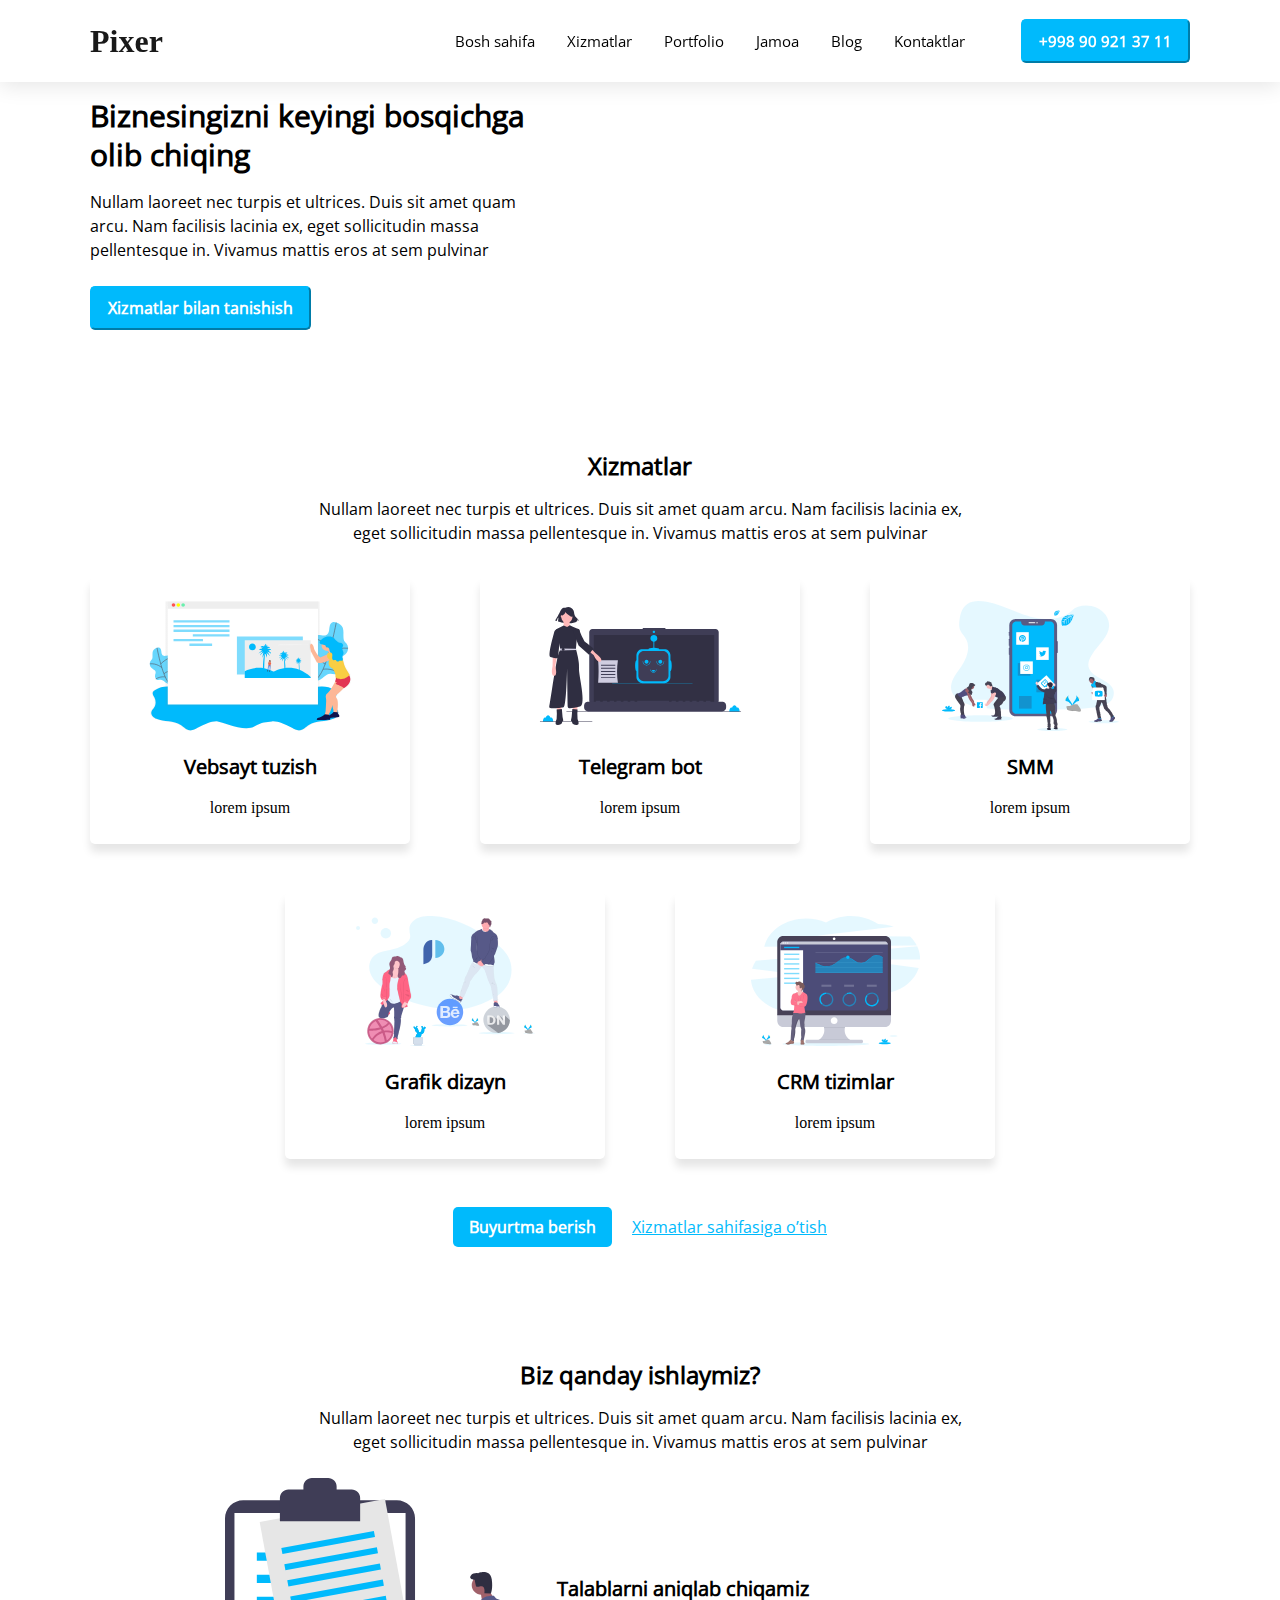
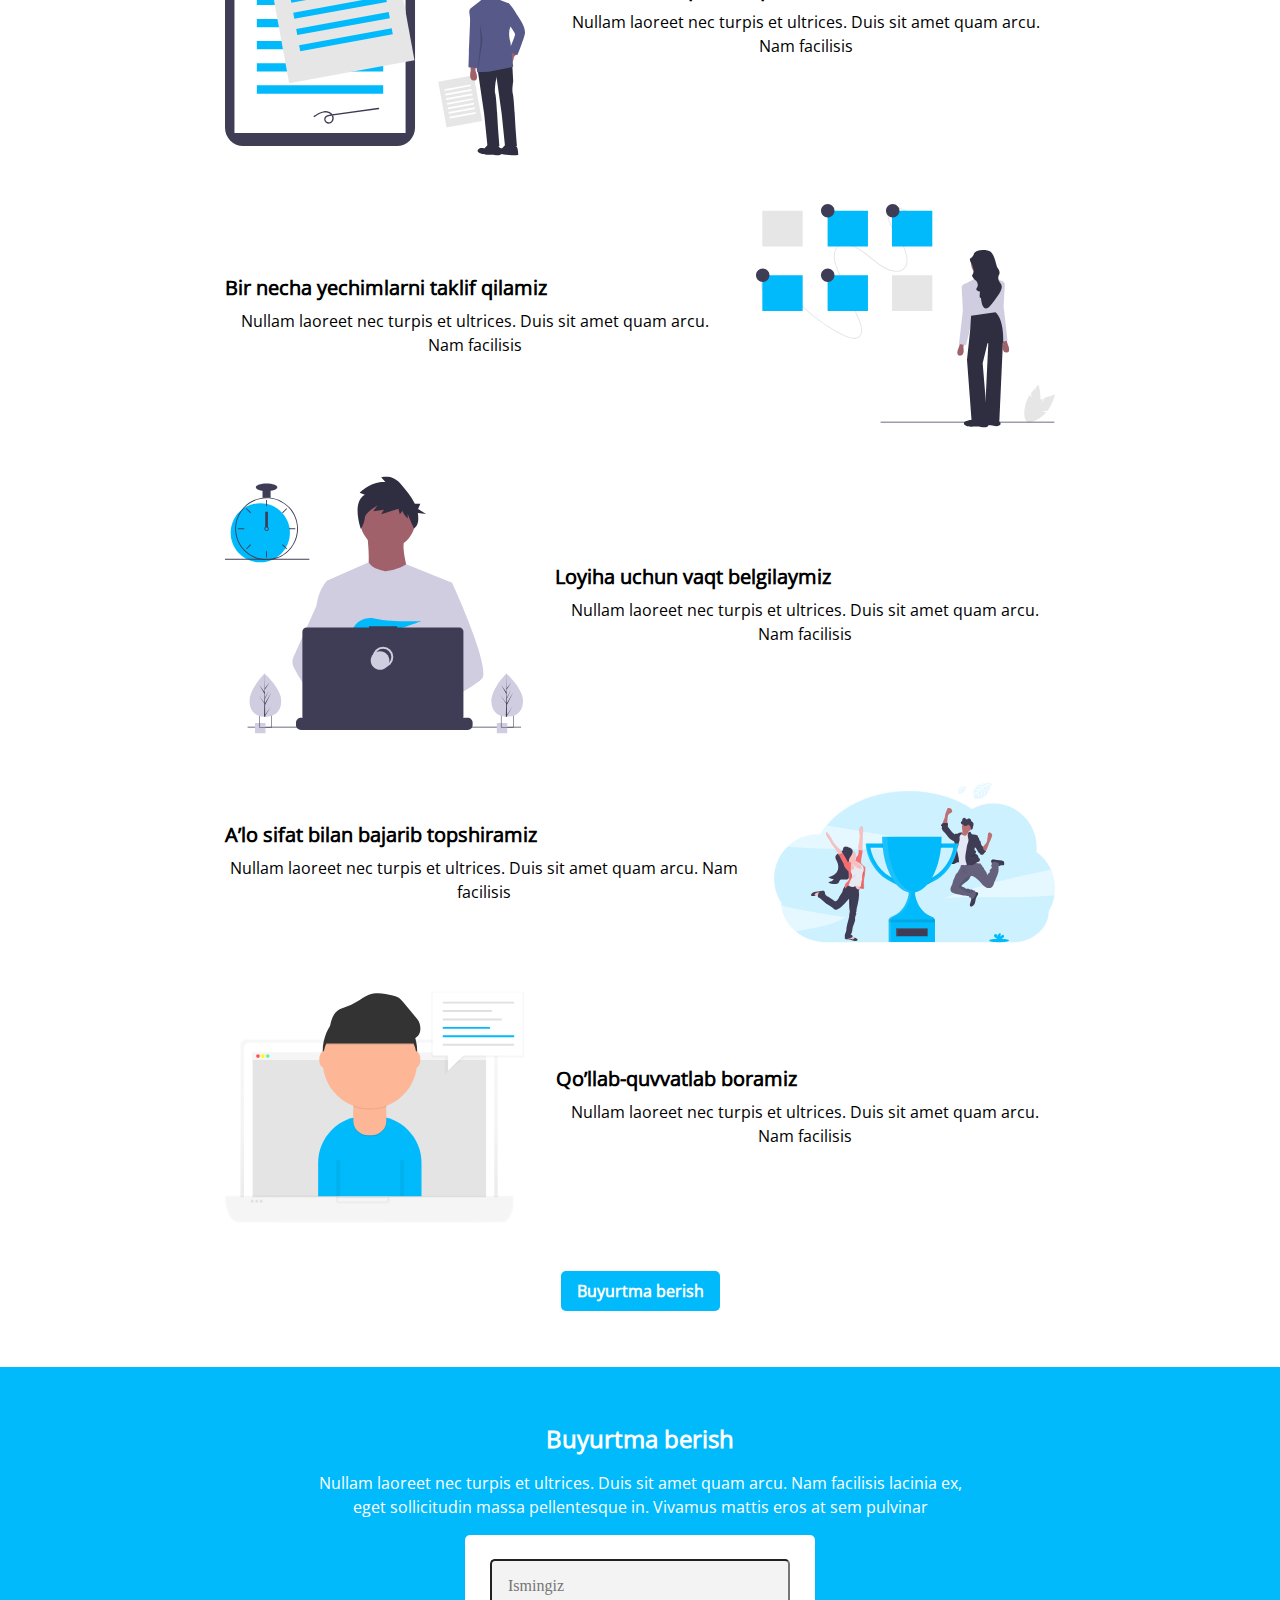
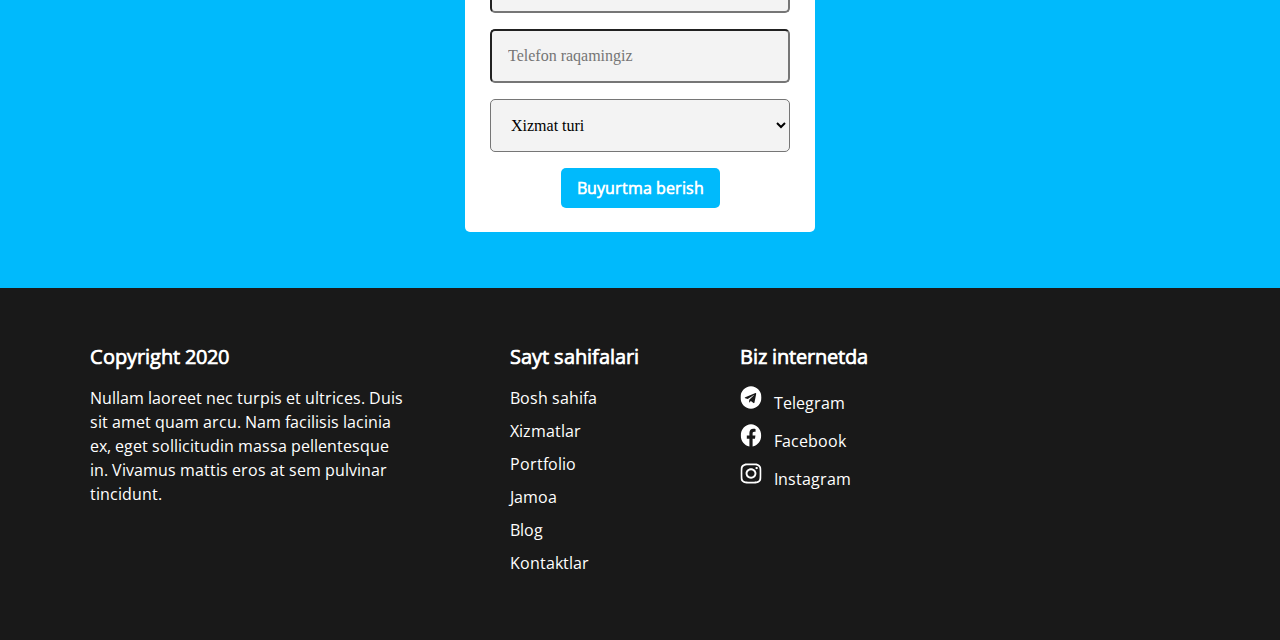
<file: index.html>
<!DOCTYPE html>
<html lang="uz">
  <head>
    <meta charset="UTF-8" />
    <meta http-equiv="X-UA-Compatible" content="IE=edge" />
    <meta name="viewport" content="width=device-width, initial-scale=1.0" />
    <title>Pixer Website</title>
    <link rel="stylesheet" href="./css/style.min.css" />
    <link rel="stylesheet" href="./css/normalize.css" />
    <link rel="stylesheet" href="./css/style.css" />
  </head>
  <body>
    <!-- HEADER -->
    <header class="header">
      <div class="container header-container">
        <h1 class="logo">Pixer</h1>
        <div class="navbar">
          <ul class="nav-list">
            <li class="nav-item">
              <a class="nav-link" href="">Bosh sahifa</a>
            </li>
            <li class="nav-item">
              <a class="nav-link" target="blank" href="./pages/xizmatlar.html">
                Xizmatlar</a
              >
            </li>
            <li class="nav-item">
              <a class="nav-link" href="">Portfolio</a>
            </li>
            <li class="nav-item">
              <a class="nav-link" href="">Jamoa</a>
            </li>
            <li class="nav-item">
              <a class="nav-link" href="">Blog</a>
            </li>
            <li class="nav-item">
              <a class="nav-link" href="">Kontaktlar</a>
            </li>
          </ul>
          <button class="nav-btn">
            <a class="nav-tel" href="tel:+998909213711">+998 90 921 37 11</a>
          </button>
        </div>
      </div>
    </header>
    <main>
      <section class="hero">
        <div class="hero-container container">
          <div class="hero-table">
            <h2 class="hero-title">
              Biznesingizni keyingi bosqichga olib chiqing
            </h2>
            <p class="hero-text">
              Nullam laoreet nec turpis et ultrices. Duis sit amet quam arcu.
              Nam facilisis lacinia ex, eget sollicitudin massa pellentesque in.
              Vivamus mattis eros at sem pulvinar
            </p>
            <button class="hero-btn">Xizmatlar bilan tanishish</button>
          </div>
          <div>
            <iframe
              class="youtube"
              width="458"
              height="258"
              src="https://www.youtube.com/embed/6_pru8U2RmM"
              title="YouTube video player"
              frameborder="0"
              allow="accelerometer; autoplay; clipboard-write; encrypted-media; gyroscope; picture-in-picture"
              allowfullscreen
            ></iframe>
          </div>
        </div>
      </section>
      <section class="services">
        <div class="container services-container">
          <div class="services-table">
            <h2 class="services-title">Xizmatlar</h2>
            <p class="services-text">
              Nullam laoreet nec turpis et ultrices. Duis sit amet quam arcu.
              Nam facilisis lacinia ex, eget sollicitudin massa pellentesque in.
              Vivamus mattis eros at sem pulvinar
            </p>
          </div>
          <div class="services-wrappers">
            <ul class="services-wrappers-list">
              <li class="services-item">
                <img
                  class="services-wrappers-img"
                  src="./images/website-tuzish.svg"
                  alt=""
                  width="203"
                  height="130"
                />
                <h3 class="services-wrappers-title">Vebsayt tuzish</h3>
                <p class="services-wrrapers-text">lorem ipsum</p>
              </li>
              <li class="services-item">
                <img
                  class="services-wrappers-img"
                  src="./images/telegram-bot.svg"
                  alt=""
                  width="203"
                  height="130"
                />
                <h3 class="services-wrappers-title">Telegram bot</h3>
                <p class="services-wrrapers-text">lorem ipsum</p>
              </li>
              <li class="services-item">
                <img
                  class="services-wrappers-img"
                  src="./images/smm.svg"
                  alt=""
                  width="203"
                  height="130"
                />
                <h3 class="services-wrappers-title">SMM</h3>
                <p class="services-wrrapers-text">lorem ipsum</p>
              </li>
              <li class="services-item">
                <img
                  class="services-wrappers-img"
                  src="./images/design.svg"
                  alt=""
                  width="203"
                  height="130"
                />
                <h3 class="services-wrappers-title">Grafik dizayn</h3>
                <p class="services-wrrapers-text">lorem ipsum</p>
              </li>
              <li class="services-item">
                <img
                  class="services-wrappers-img"
                  src="./images/crm-tizimlar.svg"
                  alt=""
                  width="203"
                  height="130"
                />
                <h3 class="services-wrappers-title">CRM tizimlar</h3>
                <p class="services-wrrapers-text">lorem ipsum</p>
              </li>
            </ul>
          </div>
          <div>
            <button class="services-btn">Buyurtma berish</button>
            <a class="services-link" href="">Xizmatlar sahifasiga o’tish</a>
          </div>
        </div>
      </section>

      <section class="work">
        <div class="work-container container">
          <div>
            <h3 class="work-title">Biz qanday ishlaymiz?</h3>
            <p class="work-text">
              Nullam laoreet nec turpis et ultrices. Duis sit amet quam arcu.
              Nam facilisis lacinia ex, eget sollicitudin massa pellentesque in.
              Vivamus mattis eros at sem pulvinar
            </p>
          </div>

          <div class="work-wrappers">
            <div class="work-wrappers-step">
              <img
                class="work-img"
                src="./images/step-illlustration.svg"
                alt=""
                width="300"
                height="278"
              />
              <div>
                <h3 class="work-wrappers-title">Talablarni aniqlab chiqamiz</h3>
                <p class="work-wrappers-text">
                  Nullam laoreet nec turpis et ultrices. Duis sit amet quam
                  arcu. Nam facilisis
                </p>
              </div>
            </div>
            <div class="work-wrappers-step">
              <div>
                <h3 class="work-wrappers-title">
                  Bir necha yechimlarni taklif qilamiz
                </h3>
                <p class="work-wrappers-text">
                  Nullam laoreet nec turpis et ultrices. Duis sit amet quam
                  arcu. Nam facilisis
                </p>
              </div>

              <img
                class="work-img"
                src="./images/step-illlustration (1).svg"
                alt=""
                width="300"
                height="224"
              />
            </div>
            <div class="work-wrappers-step">
              <img
                class="work-img"
                src="./images/step-illustration 2.svg"
                alt=""
                width="300"
                height="258"
              />
              <div>
                <h3 class="work-wrappers-title">
                  Loyiha uchun vaqt belgilaymiz
                </h3>
                <p class="work-wrappers-text">
                  Nullam laoreet nec turpis et ultrices. Duis sit amet quam
                  arcu. Nam facilisis
                </p>
              </div>
            </div>
            <div class="work-wrappers-step">
              <div>
                <h3 class="work-wrappers-title">
                  A’lo sifat bilan bajarib topshiramiz
                </h3>
                <p class="work-wrappers-text">
                  Nullam laoreet nec turpis et ultrices. Duis sit amet quam
                  arcu. Nam facilisis
                </p>
              </div>
              <img
                class="work-img"
                src="./images/step-illustration3.svg"
                alt=""
                width="300"
                height="161"
              />
            </div>
            <div class="work-wrappers-step">
              <img
                class="work-img"
                src="./images/step-illustration4.svg"
                alt=""
                width="300"
                height="232"
              />
              <div>
                <h3 class="work-wrappers-title">Qo’llab-quvvatlab boramiz</h3>
                <p class="work-wrappers-text">
                  Nullam laoreet nec turpis et ultrices. Duis sit amet quam
                  arcu. Nam facilisis
                </p>
              </div>
            </div>
          </div>
          <button class="work-btn">Buyurtma berish</button>
        </div>
      </section>
      <section class="buyurtma">
        <div class="container buyurtma-container">
          <button class="buyurtma-btn">Buyurtma berish</button>
          <p class="buyurtma-text">
            Nullam laoreet nec turpis et ultrices. Duis sit amet quam arcu. Nam
            facilisis lacinia ex, eget sollicitudin massa pellentesque in.
            Vivamus mattis eros at sem pulvinar
          </p>
          <div class="login">
            <form action="#">
              <div>
                <input
                  class="input"
                  type="text"
                  id="username"
                  name="username"
                  placeholder="Ismingiz"
                  required
                  autocomplete="off"
                />
              </div>
              <div>
                <input
                  class="input"
                  type="text"
                  id="telephone number"
                  name="telephone number"
                  id=" telephone"
                  placeholder="Telefon raqamingiz"
                  required
                  autocomplete="off"
                />
              </div>
              <div>
                <select class="input" name="xizmat turi" id="xizmat turi">
                  <option value="">Xizmat turi</option>
                </select>
              </div>
              <button class="login-btn">Buyurtma berish</button>
            </form>
          </div>
        </div>
      </section>
    </main>

    <!-- FOOTER -->

    <footer class="footer">
      <div class="container footer-container">
        <div class="footer-table">
          <h3 class="footer-title">Copyright 2020</h3>
          <p class="footer-text">
            Nullam laoreet nec turpis et ultrices. Duis sit amet quam arcu. Nam
            facilisis lacinia ex, eget sollicitudin massa pellentesque in.
            Vivamus mattis eros at sem pulvinar tincidunt.
          </p>
        </div>
        <ul class="footer-nav-list">
          <h3 class="footer-nav-title">Sayt sahifalari</h3>
          <li class="footer-nav-item">
            <a class="footer-nav-link" href="">Bosh sahifa</a>
          </li>
          <li class="footer-nav-item">
            <a
              class="footer-nav-link"
              target="blank"
              href="./pages/xizmatlar.html"
              >Xizmatlar</a
            >
          </li>
          <li class="footer-nav-item">
            <a class="footer-nav-link" href="">Portfolio</a>
          </li>
          <li class="footer-nav-item">
            <a class="footer-nav-link" href="">Jamoa</a>
          </li>
          <li class="footer-nav-item">
            <a class="footer-nav-link" href="">Blog</a>
          </li>
          <li class="footer-nav-item">
            <a class="footer-nav-link" href="">Kontaktlar</a>
          </li>
        </ul>
        <ul class="footer-messenger-list">
          <h3 class="footer-messenger-title">Biz internetda</h3>
          <li class="footer-messenger-item">
            <img
              class="footer-messenger-icon"
              src="./images/telegram.svg"
              alt=""
              width="22"
              height="23"
            />
            <a class="footer-messenger-link" href="">Telegram</a>
          </li>
          <li class="footer-messenger-item">
            <img
              class="footer-messenger-icon"
              src="./images/facebook.svg"
              alt=""
              width="22"
              height="23"
            />
            <a class="footer-messenger-link" href="">Facebook</a>
          </li>
          <li class="footer-messenger-item">
            <img
              class="footer-messenger-icon"
              src="./images/instagram.svg"
              alt=""
              width="22"
              height="23"
            />
            <a class="footer-messenger-link" href="">Instagram</a>
          </li>
        </ul>
      </div>
    </footer>
  </body>
</html>
</file>
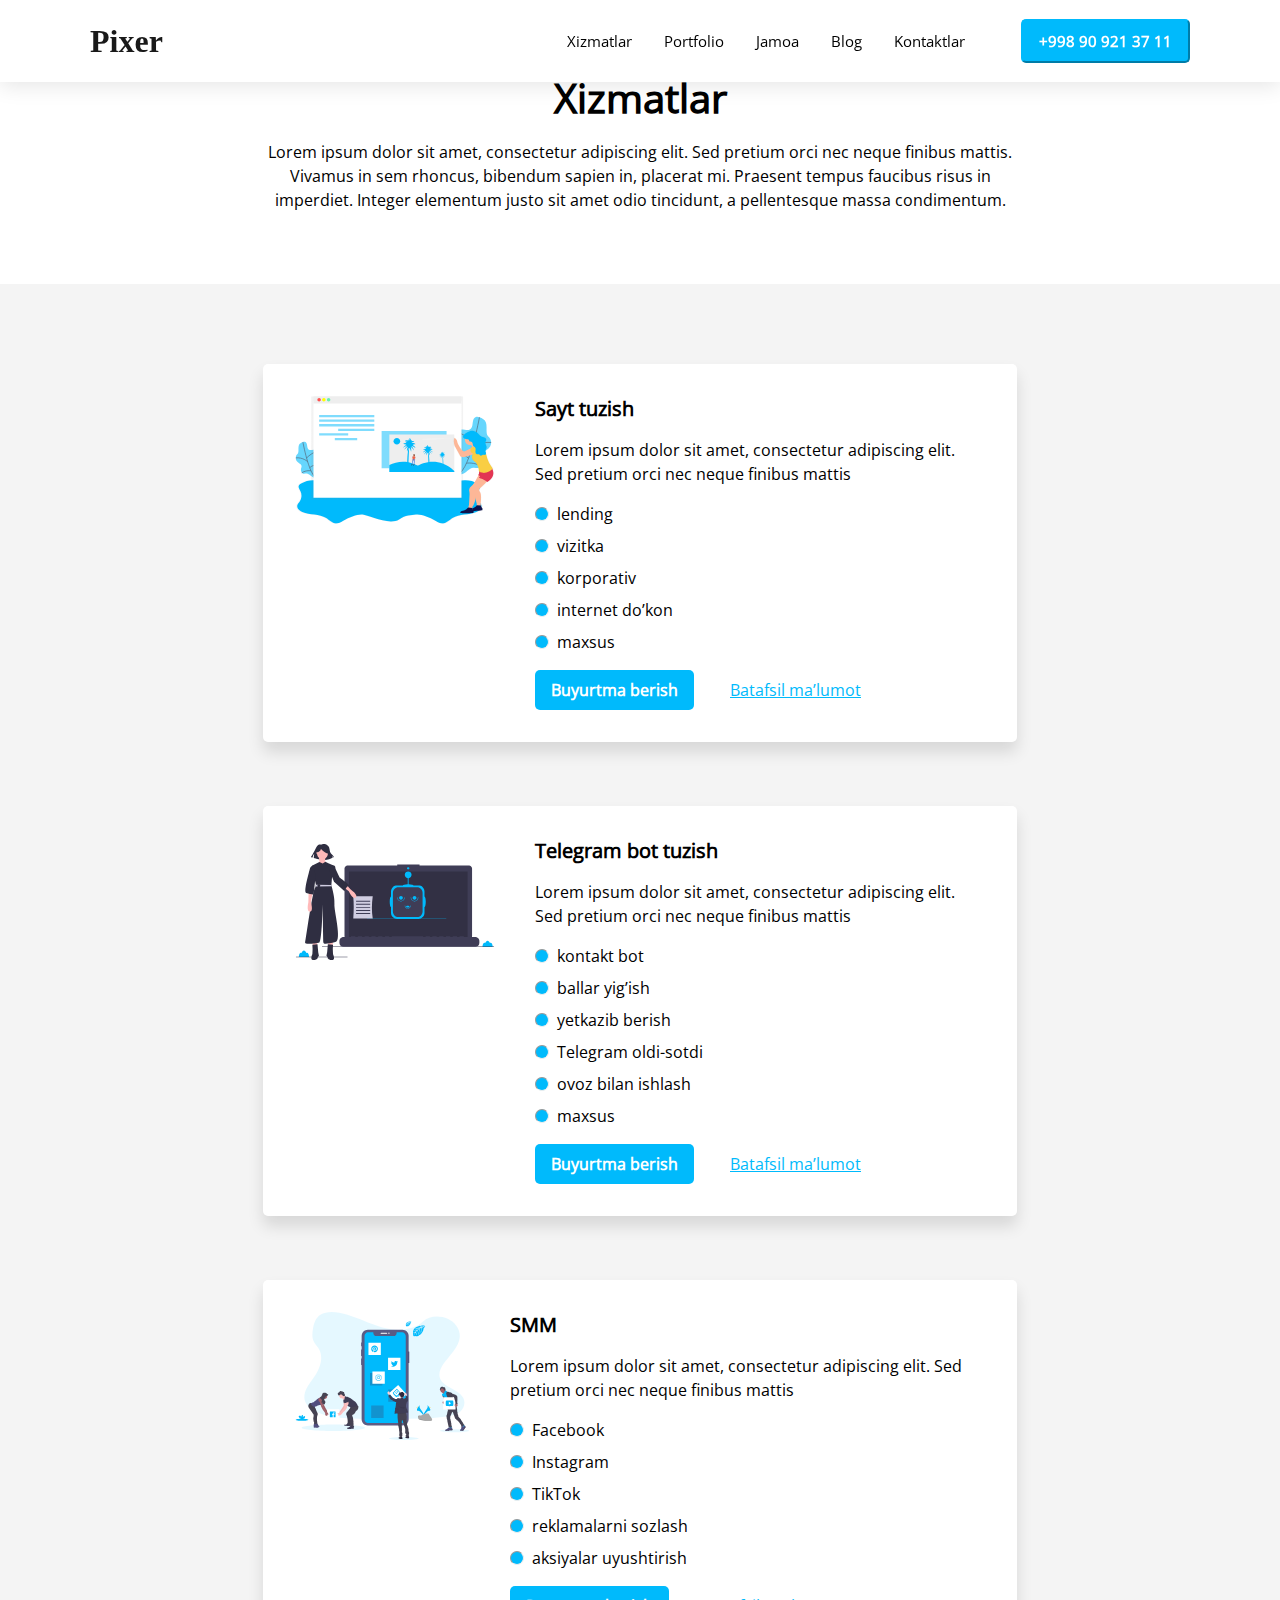
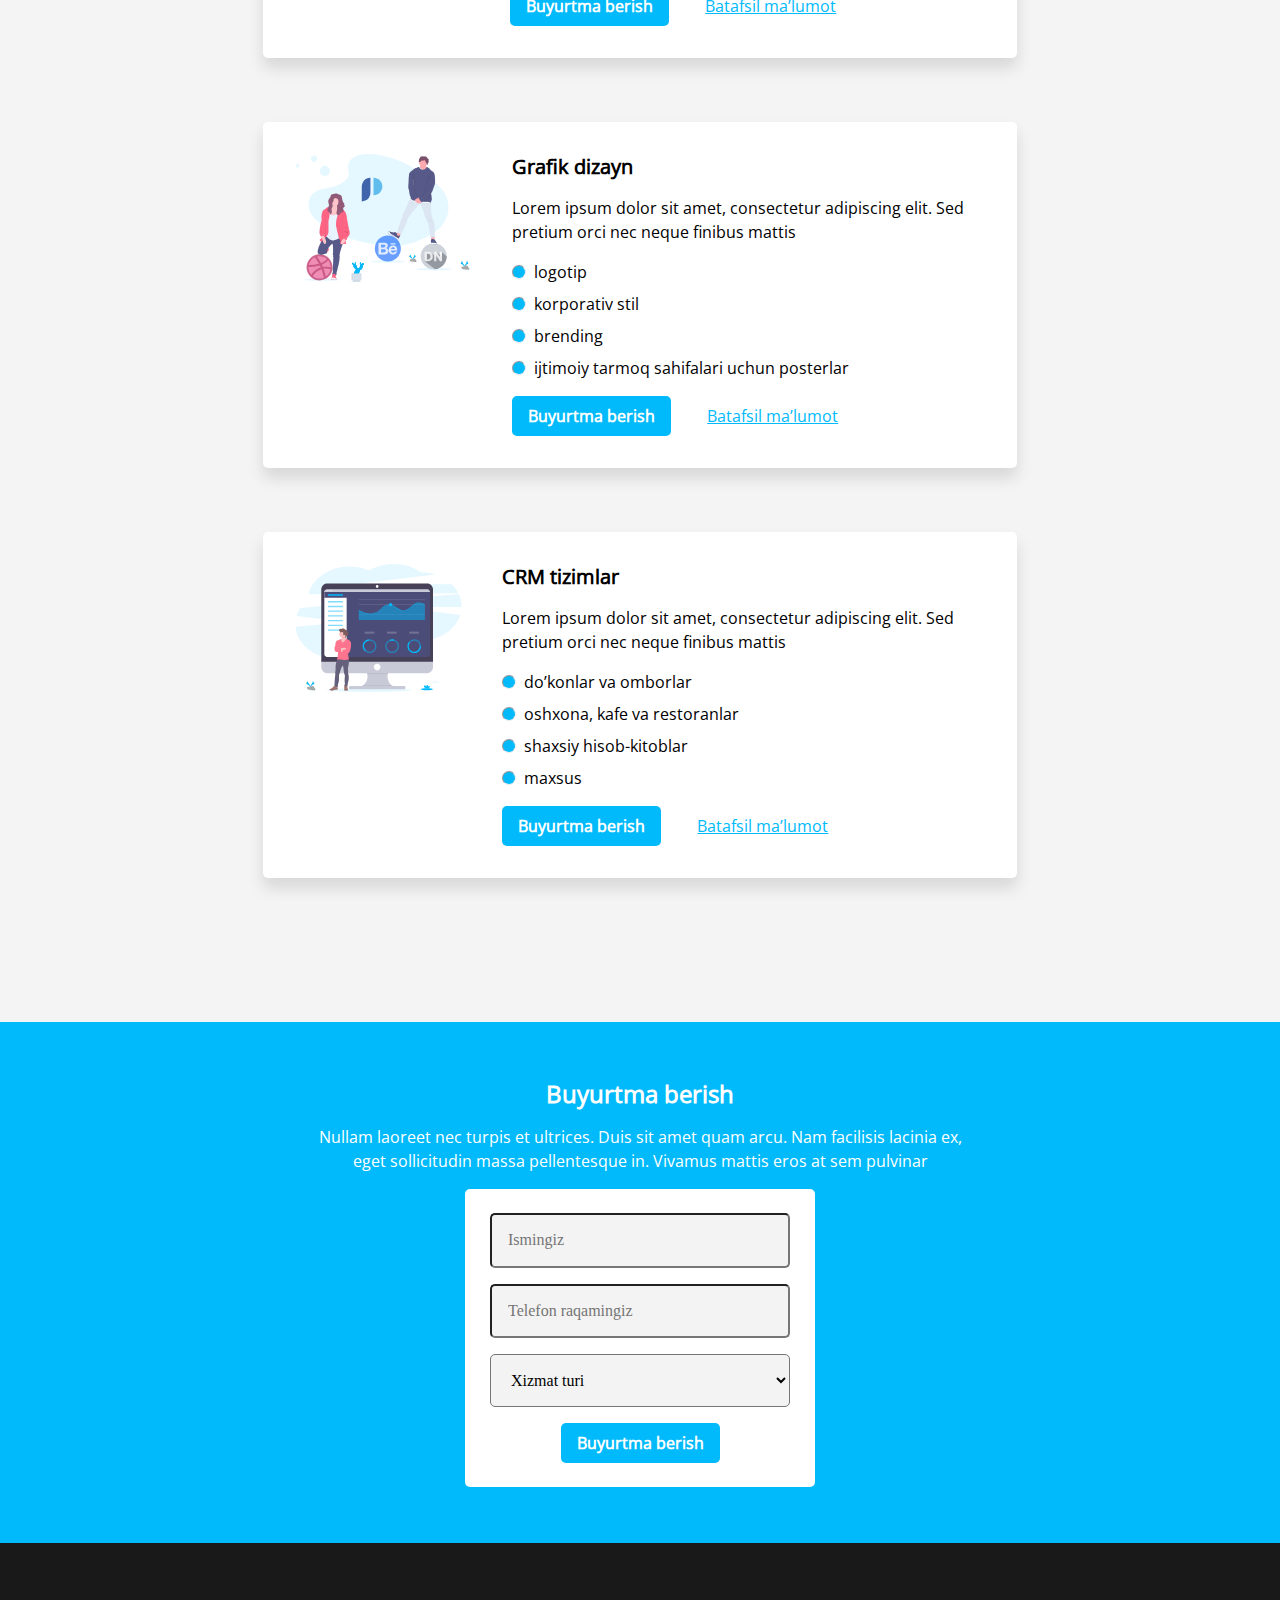
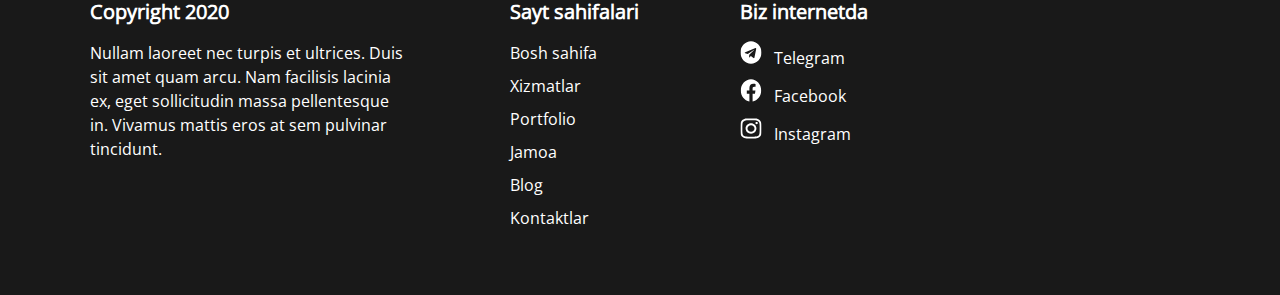
<file: pages/xizmatlar.html>
<!DOCTYPE html>
<html lang="uz">
  <head>
    <meta charset="UTF-8" />
    <meta http-equiv="X-UA-Compatible" content="IE=edge" />
    <meta name="viewport" content="width=device-width, initial-scale=1.0" />
    <title>Pixer Website</title>
    <link rel="stylesheet" href="../css/style.min.css" />
    <link rel="stylesheet" href="../css/normalize.css" />
    <link rel="stylesheet" href="../css/style.css" />
  </head>
  <body>
    <!-- HEADER -->
    <header class="header">
      <div class="container header-container">
        <h1 class="logo">Pixer</h1>
        <div class="navbar">
          <ul class="nav-list">
            <li class="nav-item">
              <a class="nav-link" target="blank" href="../pages/xizmatlar.html">
                Xizmatlar</a
              >
            </li>
            <li class="nav-item">
              <a class="nav-link" href="">Portfolio</a>
            </li>
            <li class="nav-item">
              <a class="nav-link" href="">Jamoa</a>
            </li>
            <li class="nav-item">
              <a class="nav-link" href="">Blog</a>
            </li>
            <li class="nav-item">
              <a class="nav-link" href="">Kontaktlar</a>
            </li>
          </ul>
          <button class="nav-btn">
            <a class="nav-tel" href="tel:+998909213711">+998 90 921 37 11</a>
          </button>
        </div>
      </div>
    </header>
    <main>
      <section class="hero-services">
        <div class="container hero-services-wrrapers">
          <h1 class="hero-services-title">Xizmatlar</h1>
          <p class="hero-services-text">
            Lorem ipsum dolor sit amet, consectetur adipiscing elit. Sed pretium
            orci nec neque finibus mattis. Vivamus in sem rhoncus, bibendum
            sapien in, placerat mi. Praesent tempus faucibus risus in imperdiet.
            Integer elementum justo sit amet odio tincidunt, a pellentesque
            massa condimentum.
          </p>
        </div>
      </section>
      <section class="xizmatlar-bilan-tanishish">
        <div class="container xizmatlar-tanishish-container">
          <div class="xizmatlar-tanishish-wrappers">
            <img
              src="../images/website-tuzish.svg"
              alt=""
              width="200"
              height="128"
            />
            <ul class="xizmatlar-tanishish">
              <h3 class="xizmatlar-tanishish-title">Sayt tuzish</h3>

              <p class="xizmatlar-tanishish-text">
                Lorem ipsum dolor sit amet, consectetur adipiscing elit. Sed
                pretium orci nec neque finibus mattis
              </p>

              <li class="xizmatlar-item">
                <hr class="xizmat-hr" />
                <a class="xizmatlar-link" href="">lending</a>
              </li>
              <li class="xizmatlar-item">
                <hr class="xizmat-hr" />
                <a class="xizmatlar-link" href="">vizitka</a>
              </li>
              <li class="xizmatlar-item">
                <hr class="xizmat-hr" />
                <a class="xizmatlar-link" href="">korporativ</a>
              </li>
              <li class="xizmatlar-item">
                <hr class="xizmat-hr" />
                <a class="xizmatlar-link" href="">internet do’kon</a>
              </li>
              <li class="xizmatlar-item">
                <hr class="xizmat-hr" />
                <a class="xizmatlar-link" href="">maxsus</a>
              </li>
              <div class="btn-buyurtma">
                <button class="xizmatlar-btn">Buyurtma berish</button>
                <a class="xizmatlar-malumot" href="#">Batafsil ma’lumot</a>
              </div>
            </ul>
          </div>

          <div class="xizmatlar-tanishish-wrappers">
            <img
              src="../images/telegram-bot.svg"
              alt=""
              width="200"
              height="128"
            />
            <ul class="xizmatlar-tanishish">
              <h3 class="xizmatlar-tanishish-title">Telegram bot tuzish</h3>

              <p class="xizmatlar-tanishish-text">
                Lorem ipsum dolor sit amet, consectetur adipiscing elit. Sed
                pretium orci nec neque finibus mattis
              </p>

              <li class="xizmatlar-item">
                <hr class="xizmat-hr" />
                <a class="xizmatlar-link" href="">kontakt bot</a>
              </li>
              <li class="xizmatlar-item">
                <hr class="xizmat-hr" />
                <a class="xizmatlar-link" href="">ballar yig’ish</a>
              </li>
              <li class="xizmatlar-item">
                <hr class="xizmat-hr" />
                <a class="xizmatlar-link" href="">yetkazib berish</a>
              </li>
              <li class="xizmatlar-item">
                <hr class="xizmat-hr" />
                <a class="xizmatlar-link" href="">Telegram oldi-sotdi</a>
              </li>
              <li class="xizmatlar-item">
                <hr class="xizmat-hr" />
                <a class="xizmatlar-link" href="">ovoz bilan ishlash</a>
              </li>
              <li class="xizmatlar-item">
                <hr class="xizmat-hr" />
                <a class="xizmatlar-link" href="">maxsus</a>
              </li>
              <div class="btn-buyurtma">
                <button class="xizmatlar-btn">Buyurtma berish</button>
                <a class="xizmatlar-malumot" href="#">Batafsil ma’lumot</a>
              </div>
            </ul>
          </div>

          <div class="xizmatlar-tanishish-wrappers">
            <img src="../images/smm.svg" alt="" width="200" height="128" />
            <ul class="xizmatlar-tanishish">
              <h3 class="xizmatlar-tanishish-title">SMM</h3>

              <p class="xizmatlar-tanishish-text">
                Lorem ipsum dolor sit amet, consectetur adipiscing elit. Sed
                pretium orci nec neque finibus mattis
              </p>

              <li class="xizmatlar-item">
                <hr class="xizmat-hr" />
                <a class="xizmatlar-link" href="">Facebook</a>
              </li>
              <li class="xizmatlar-item">
                <hr class="xizmat-hr" />
                <a class="xizmatlar-link" href="">Instagram</a>
              </li>
              <li class="xizmatlar-item">
                <hr class="xizmat-hr" />
                <a class="xizmatlar-link" href="">TikTok</a>
              </li>
              <li class="xizmatlar-item">
                <hr class="xizmat-hr" />
                <a class="xizmatlar-link" href="">reklamalarni sozlash</a>
              </li>
              <li class="xizmatlar-item">
                <hr class="xizmat-hr" />
                <a class="xizmatlar-link" href="">aksiyalar uyushtirish</a>
              </li>
              <div class="btn-buyurtma">
                <button class="xizmatlar-btn">Buyurtma berish</button>
                <a class="xizmatlar-malumot" href="#">Batafsil ma’lumot</a>
              </div>
            </ul>
          </div>

          <div class="xizmatlar-tanishish-wrappers">
            <img src="../images/design.svg" alt="" width="200" height="128" />
            <ul class="xizmatlar-tanishish">
              <h3 class="xizmatlar-tanishish-title">Grafik dizayn</h3>

              <p class="xizmatlar-tanishish-text">
                Lorem ipsum dolor sit amet, consectetur adipiscing elit. Sed
                pretium orci nec neque finibus mattis
              </p>

              <li class="xizmatlar-item">
                <hr class="xizmat-hr" />
                <a class="xizmatlar-link" href="">logotip</a>
              </li>
              <li class="xizmatlar-item">
                <hr class="xizmat-hr" />
                <a class="xizmatlar-link" href="">korporativ stil</a>
              </li>
              <li class="xizmatlar-item">
                <hr class="xizmat-hr" />
                <a class="xizmatlar-link" href="">brending</a>
              </li>
              <li class="xizmatlar-item">
                <hr class="xizmat-hr" />
                <a class="xizmatlar-link" href=""
                  >ijtimoiy tarmoq sahifalari uchun posterlar</a
                >
              </li>

              <div class="btn-buyurtma">
                <button class="xizmatlar-btn">Buyurtma berish</button>
                <a class="xizmatlar-malumot" href="#">Batafsil ma’lumot</a>
              </div>
            </ul>
          </div>

          <div class="xizmatlar-tanishish-wrappers">
            <img
              src="../images/crm-tizimlar.svg"
              alt=""
              width="200"
              height="128"
            />
            <ul class="xizmatlar-tanishish">
              <h3 class="xizmatlar-tanishish-title">CRM tizimlar</h3>

              <p class="xizmatlar-tanishish-text">
                Lorem ipsum dolor sit amet, consectetur adipiscing elit. Sed
                pretium orci nec neque finibus mattis
              </p>

              <li class="xizmatlar-item">
                <hr class="xizmat-hr" />
                <a class="xizmatlar-link" href="">do’konlar va omborlar</a>
              </li>
              <li class="xizmatlar-item">
                <hr class="xizmat-hr" />
                <a class="xizmatlar-link" href=""
                  >oshxona, kafe va restoranlar</a
                >
              </li>
              <li class="xizmatlar-item">
                <hr class="xizmat-hr" />
                <a class="xizmatlar-link" href="">shaxsiy hisob-kitoblar</a>
              </li>
              <li class="xizmatlar-item">
                <hr class="xizmat-hr" />
                <a class="xizmatlar-link" href="">maxsus</a>
              </li>

              <div class="btn-buyurtma">
                <button class="xizmatlar-btn">Buyurtma berish</button>
                <a class="xizmatlar-malumot" href="#">Batafsil ma’lumot</a>
              </div>
            </ul>
          </div>
        </div>
      </section>

      <section class="buyurtma">
        <div class="container buyurtma-container">
          <button class="buyurtma-btn">Buyurtma berish</button>
          <p class="buyurtma-text">
            Nullam laoreet nec turpis et ultrices. Duis sit amet quam arcu. Nam
            facilisis lacinia ex, eget sollicitudin massa pellentesque in.
            Vivamus mattis eros at sem pulvinar
          </p>
          <div class="login">
            <form action="#">
              <div>
                <input
                  class="input"
                  type="text"
                  id="username"
                  name="username"
                  placeholder="Ismingiz"
                  required
                  autocomplete="off"
                />
              </div>
              <div>
                <input
                  class="input"
                  type="text"
                  id="telephone number"
                  name="telephone number"
                  id=" telephone"
                  placeholder="Telefon raqamingiz"
                  required
                  autocomplete="off"
                />
              </div>
              <div>
                <select class="input" name="xizmat turi" id="xizmat turi">
                  <option value="">Xizmat turi</option>
                </select>
              </div>
              <button class="login-btn">Buyurtma berish</button>
            </form>
          </div>
        </div>
      </section>
    </main>

    <footer class="footer">
      <div class="container footer-container">
        <div class="footer-table">
          <h3 class="footer-title">Copyright 2020</h3>
          <p class="footer-text">
            Nullam laoreet nec turpis et ultrices. Duis sit amet quam arcu. Nam
            facilisis lacinia ex, eget sollicitudin massa pellentesque in.
            Vivamus mattis eros at sem pulvinar tincidunt.
          </p>
        </div>
        <ul class="footer-nav-list">
          <h3 class="footer-nav-title">Sayt sahifalari</h3>
          <li class="footer-nav-item">
            <a class="footer-nav-link" href=" ../index.html" target="_blank"
              >Bosh sahifa</a
            >
          </li>
          <li class="footer-nav-item">
            <a class="footer-nav-link" href="">Xizmatlar</a>
          </li>
          <li class="footer-nav-item">
            <a class="footer-nav-link" href="">Portfolio</a>
          </li>
          <li class="footer-nav-item">
            <a class="footer-nav-link" href="">Jamoa</a>
          </li>
          <li class="footer-nav-item">
            <a class="footer-nav-link" href="">Blog</a>
          </li>
          <li class="footer-nav-item">
            <a class="footer-nav-link" href="">Kontaktlar</a>
          </li>
        </ul>
        <ul class="footer-messenger-list">
          <h3 class="footer-messenger-title">Biz internetda</h3>
          <li class="footer-messenger-item">
            <img
              class="footer-messenger-icon"
              src="../images/telegram.svg"
              alt=""
              width="22"
              height="23"
            />
            <a class="footer-messenger-link" href="">Telegram</a>
          </li>
          <li class="footer-messenger-item">
            <img
              class="footer-messenger-icon"
              src="../images/facebook.svg"
              alt=""
              width="22"
              height="23"
            />
            <a class="footer-messenger-link" href="">Facebook</a>
          </li>
          <li class="footer-messenger-item">
            <img
              class="footer-messenger-icon"
              src="../images/instagram.svg"
              alt=""
              width="22"
              height="23"
            />
            <a class="footer-messenger-link" href="">Instagram</a>
          </li>
        </ul>
      </div>
    </footer>
  </body>
</html>
</file>
<file: css/style.css>
/* open-sans-regular - latin */
@font-face {
  font-family: "Open Sans";
  font-style: normal;
  font-weight: 400;
  src: local(""),
    url("../fonts/open-sans-v34-latin-regular.woff2") format("woff2"),
    /* Chrome 26+, Opera 23+, Firefox 39+ */
      url("../fonts/open-sans-v34-latin-regular.woff") format("woff"); /* Chrome 6+, Firefox 3.6+, IE 9+, Safari 5.1+ */
}
* {
  box-sizing: border-box;
  padding: 0;
  margin: 0;
}
html {
  height: 100%;
}
body {
  height: 100%;
  font-family: "Open Sans" sans-serif;
  font-weight: 400;
  font-size: 16px;
  line-height: 24px;
}
main {
  flex-grow: 1;
}
body,
h1,
h2,
h3,
h4,
h5,
h6,
p {
  margin: 0;
  padding: 0;
}
a {
  text-decoration: none;
}
ul,
ol {
  list-style: none;
}
.container {
  width: 100%;
  max-width: 1150px;
  padding-left: 25px;
  padding-right: 25px;
  margin-right: auto;
  margin-left: auto;
}
.header {
  width: 100%;
  position: fixed;
  padding-top: 19px;
  padding-bottom: 19px;
  background: #ffffff;
  box-shadow: 0px 4px 20px rgba(0, 0, 0, 0.1);
}
.header-container {
  display: flex;
  justify-content: space-between;
  align-items: center;
  flex-wrap: nowrap;
}
.logo {
  cursor: pointer;

  color: rgba(25, 25, 25, 1);
}

.logo:hover {
  color: rgba(25, 25, 25, 0.8);
}
.logo:active {
  color: rgba(25, 25, 25, 0.4);
}
.navbar {
  display: flex;
}
.nav-list {
  padding-left: 16px;
  display: flex;
  align-items: center;
}
.nav-list:not(first-child):active {
  background-color: rgba(25, 25, 25, 0.7);
}
.nav-item:not(last-child) {
  margin-right: 32px;
}
.nav-link {
  color: #000000;
  font-family: "Open Sans";
  font-style: normal;
  font-weight: 400;
  font-size: 15px;
  line-height: 24px;
  position: relative;
}
.nav-link::before {
  content: "";
  width: 0%;
  height: 5px;
  background-color: rgba(25, 25, 25, 1);
  display: inline-block;
  position: absolute;
  bottom: -5px;
  transition: all 0.4s;
}
.nav-link:hover::before {
  width: 100%;
}
.nav-btn {
  margin-left: 24px;
  padding: 8px 16px;
  background: #00bafc;
  border-radius: 5px;
  border-color: rgba(0, 186, 252, 1);
}
.nav-btn:hover {
  background-color: #ffffff;
  color: #00bafc;
}
.nav-btn:active {
  background-color: rgba(0, 186, 252, 0.6);
}
.nav-tel:hover {
  color: #00bafc;
}
.nav-tel {
  font-family: "Open Sans";
  font-style: normal;
  font-weight: 700;
  font-size: 15px;
  line-height: 24px;
  color: #ffffff;
}
.hero {
  padding-top: 80px;
  padding-bottom: 80px;
  flex-direction: column;
}
.hero-container {
  display: flex;
  justify-content: space-between;
  align-items: center;
}
.hero-table {
  width: 465px;
  margin-right: 172px;
}
.hero-title {
  font-family: "Open Sans";
  font-style: normal;
  font-weight: 700;
  font-size: 30px;
  line-height: 130%;
  margin-bottom: 16px;
  color: #000000;
}
.hero-text {
  font-family: "Open Sans";
  font-style: normal;
  font-weight: 400;
  font-size: 16px;
  line-height: 24px;
  margin-bottom: 24px;
  color: #000000;
}
.hero-btn {
  padding: 8px 16px;
  font-family: "Open Sans";
  font-style: normal;
  font-weight: 700;
  font-size: 16px;
  line-height: 24px;
  background: #00bafc;
  border-radius: 5px;
  color: #ffffff;
  border-color: #00bafc;
}
.hero-btn:hover {
  background-color: rgba(0, 186, 252, 0.8);
  /* color: rgba(255, 255, 255, 0.8); */
}
.hero-btn:active {
  color: rgba(255, 255, 255, 0.8);
  background-color: rgba(0, 186, 252, 0.6);
}
.youtube {
  border-radius: 5px;
}

.services {
  padding-top: 25px;
  padding-bottom: 56px;
}
.services-container {
  flex-direction: column;
  align-items: center;
  text-align: center;
}
.services-title {
  font-family: "Open Sans";
  font-style: normal;
  font-weight: 700;
  font-size: 24px;
  line-height: 130%;
  color: #000000;
  margin-bottom: 16px;
}
.services-text {
  width: 650px;
  font-family: "Open Sans";
  font-style: normal;
  font-weight: 400;
  font-size: 16px;
  line-height: 24px;
  color: #000000;
  margin-bottom: 24px;
  margin-right: auto;
  margin-left: auto;
}
.services-wrappers {
  padding-top: 8px;
  background: #ffffff;
}
.services-wrappers-item:hover {
  background-color: rgba(0, 0, 0, 0.1);
}
.services-wrappers-item:active {
  background-color: rgba(0, 0, 0, 0.2);
}
.services-wrappers-list {
  display: flex;

  align-items: center;

  flex-wrap: wrap;
  justify-content: center;
}
.services-item {
  padding-top: 24px;
  padding-bottom: 24px;

  width: 320px;
  background: #ffffff;
  box-shadow: 0px 8px 8px rgba(0, 0, 0, 0.1);
  border-radius: 5px;
  margin-bottom: 48px;
  /* margin-right:auto;
    margin-left: auto; */
}
.services-item:nth-child(1) {
  margin-right: 70px;
}
.services-item:nth-child(2) {
  margin-right: 70px;
}
.services-item:nth-child(4) {
  margin-right: 70px;
}
.services-wrappers-img {
  margin-bottom: 16px;
}
.services-wrappers-title {
  font-family: "Open Sans";
  font-style: normal;
  font-weight: 700;
  font-size: 20px;
  line-height: 130%;
  text-align: center;
  color: #000000;
  margin-bottom: 16px;
}
.services-wrappers-text {
  font-family: "Open Sans";
  font-style: normal;
  font-weight: 400;
  font-size: 16px;
  line-height: 24px;
  text-align: center;

  color: #000000;
}
.services-btn {
  background: #00bafc;
  border-radius: 5px;
  border: #00bafc;
  padding: 8px 16px;
  margin-right: 16px;
  font-family: "Open Sans";
  font-style: normal;
  font-weight: 700;
  font-size: 16px;
  line-height: 24px;

  color: #ffffff;
}
.services-link {
  font-family: "Open Sans";
  font-style: normal;
  font-weight: 400;
  font-size: 16px;
  line-height: 24px;

  text-align: center;
  text-decoration-line: underline;

  color: #00bafc;
}
.work {
  padding-top: 56px;
  padding-bottom: 56px;
}
.work-container {
  flex-direction: column;
  align-items: center;
  text-align: center;
}
.work-title {
  font-family: "Open Sans";
  font-style: normal;
  font-weight: 700;
  font-size: 24px;
  line-height: 130%;
  color: #000000;
  margin-bottom: 16px;
}
.work-text {
  margin-right: auto;
  margin-left: auto;
  max-width: 650px;
  font-family: "Open Sans";
  font-style: normal;
  font-weight: 400;
  font-size: 16px;
  line-height: 24px;
  margin-bottom: 24px;
  color: #000000;
}
.work-wrappers {
  max-width: 830px;
  margin-right: auto;
  margin-left: auto;
}
.work-wrappers-step {
  display: flex;
  align-items: center;
  margin-bottom: 48px;
  /* margin-right: 32px; */
}
.work-img:nth-child(1) {
  margin-right: 32px;
}
.work-img:nth-child(3) {
  margin-right: 32px;
}
.work-img:nth-child(5) {
  margin-right: 32px;
  margin-bottom: 16px;
}
.work-img:nth-child(2) {
  margin-left: 32px;
}
.work-img:nth-child(4) {
  margin-left: 32px;
}
.work-wrappers-title {
  font-family: "Open Sans";
  font-style: normal;
  font-weight: 700;
  font-size: 20px;
  line-height: 130%;
  text-align: left;
  margin-bottom: 8px;
  color: #000000;
}
.work-wrappers-text {
  font-family: "Open Sans";
  font-style: normal;
  font-weight: 400;
  font-size: 16px;
  line-height: 24px;
  color: #000000;
}
.work-btn {
  font-family: "Open Sans";
  font-style: normal;
  font-weight: 700;
  font-size: 16px;
  line-height: 24px;
  color: #ffffff;
  background: #00bafc;
  border-radius: 5px;
  border: #00bafc;
  padding: 8px 16px;
  cursor: pointer;
}
.buyurtma {
  padding-top: 56px;
  padding-bottom: 56px;
  background: #00bafc;
}
.buyurtma-container {
  flex-direction: column;
  align-items: center;
  text-align: center;
}
.buyurtma-btn {
  cursor: pointer;
  font-family: "Open Sans";
  font-style: normal;
  font-weight: 700;
  font-size: 24px;
  line-height: 130%;
  text-align: center;
  color: #ffffff;
  background: #00bafc;
  border: #00bafc;
  margin-bottom: 16px;
}
.buyurtma-text {
  font-family: "Open Sans";
  font-style: normal;
  font-weight: 400;
  font-size: 16px;
  line-height: 150%;
  margin-bottom: 16px;
  max-width: 650px;
  margin-right: auto;
  margin-left: auto;
  color: #ffffff;
}
.login {
  width: 350px;

  margin-right: auto;
  margin-left: auto;
  padding: 24px;
  background: #ffffff;
  border-radius: 5px;
}
.input {
  background: #f3f3f3;
  border-radius: 5px;
  width: 300px;
  margin-bottom: 16px;
  padding-top: 16px;
  padding-bottom: 16px;
  padding-left: 16px;
}
.login-btn {
  font-family: "Open Sans";
  font-style: normal;
  font-weight: 700;
  font-size: 16px;
  line-height: 24px;
  padding: 8px 16px;
  background-color: #00bafc;
  border: #00bafc;
  border-radius: 5px;
  color: #ffffff;
  cursor: pointer;
}

.footer {
  background: #191919;
  padding-top: 56px;
  padding-bottom: 56px;
}
.footer-container {
  display: flex;
}
.footer-table {
  width: 320px;
  margin-right: 100px;
}
.footer-title {
  font-family: "Open Sans";
  font-style: normal;
  font-weight: 700;
  font-size: 20px;
  line-height: 130%;
  color: #ffffff;
  margin-bottom: 16px;
}
.footer-text {
  font-family: "Open Sans";
  font-style: normal;
  font-weight: 400;
  font-size: 16px;
  line-height: 150%;
  color: #ffffff;
}
.footer-nav-list {
  width: 143px;
  margin-right: 87px;
}
.footer-nav-title {
  font-family: "Open Sans";
  font-style: normal;
  font-weight: 700;
  font-size: 20px;
  line-height: 130%;
  margin-bottom: 16px;

  color: #ffffff;
}
.footer-nav-item:not(last-child) {
  margin-bottom: 8px;
}
.footer-nav-link {
  font-family: "Open Sans";
  font-style: normal;
  font-weight: 400;
  font-size: 16px;
  line-height: 24px;
  color: #ffffff;
}
.footer-nav-link:hover {
  color: rgba(0, 186, 252, 1);
}
.footer-nav-link:active {
  color: rgba(0, 186, 252, 0.6);
}
.footer-messenger-list {
  width: 142px;
  align-items: center;
}
.footer-messenger-title {
  font-family: "Open Sans";
  font-style: normal;
  font-weight: 700;
  font-size: 20px;
  line-height: 130%;
  margin-bottom: 16px;

  color: #ffffff;
}
.footer-messenger-item {
  align-items: center;
}
.footer-messenger-item:not(last-child) {
  margin-bottom: 8px;
}
.footer-messenger-link {
  font-family: "Open Sans";
  font-style: normal;
  font-weight: 400;
  font-size: 16px;
  line-height: 24px;
  color: #ffffff;
  margin-left: 8px;
}
.footer-messenger-icon:hover {
  color: rgba(0, 186, 252, 1);
}
.footer-messenger-icon:active {
  color: rgba(0, 186, 252, 0.6);
}
.footer-messenger-link:hover {
  color: rgba(0, 186, 252, 1);
}
.footer-messenger-link:active {
  color: rgba(0, 186, 252, 0.6);
}
/* XIzMTlAR */
/* XIzMTlAR */
/* XIzMTlAR */
/* XIzMTlAR */
/* XIzMTlAR */
/* XIzMTlAR */
/* XIzMTlAR */
.hero-services {
  padding-top: 72px;
  padding-bottom: 72px;
}
.hero-services-wrrapers {
  max-width: 800px;
  margin-right: auto;
  margin-left: auto;
  align-items: center;
}
.hero-services-title {
  text-align: center;
  font-family: "Open Sans";
  font-style: normal;
  font-weight: 700;
  font-size: 40px;
  line-height: 130%;
  color: #000000;
  margin-bottom: 16px;
}
.hero-services-text {
  font-family: "Open Sans";
  font-style: normal;
  font-weight: 400;
  font-size: 16px;
  line-height: 24px;
  text-align: center;
  color: #000000;
}
.xizmatlar-bilan-tanishish {
  padding-top: 80px;
  padding-bottom: 80px;
  background-color: rgba(244, 244, 244, 1);
}
.xizmatlar-tanishish-container {
  max-width: 804px;
  flex-direction: column;
  align-items: center;
}
.xizmatlar-tanishish-wrappers {
  display: flex;
  background: #ffffff;
  box-shadow: 0px 10px 16px rgba(0, 0, 0, 0.12);
  border-radius: 5px;
  padding: 32px;
}
.xizmatlar-tanishish-wrappers:not(last-child) {
  margin-bottom: 64px;
}
.xizmatlar-tanishish {
  margin-left: 40px;
}

.xizmatlar-tanishish-title {
  font-family: "Open Sans";
  font-style: normal;
  font-weight: 700;
  font-size: 20px;
  line-height: 130%;
  margin-bottom: 16px;

  color: #000000;
}
.xizmatlar-tanishish-text {
  font-family: "Open Sans";
  font-style: normal;
  font-weight: 400;
  font-size: 16px;
  line-height: 24px;
  margin-bottom: 16px;

  color: #000000;
}
.xizmatlar-item {
  display: flex;
  align-items: center;
}

.xizmat-hr {
  width: 12px;
  height: 12px;
  border-radius: 50%;
  background-color: #00bafc;
  margin-right: 8px;
}
.xizmatlar-link {
  font-family: "Open Sans";
  font-style: normal;
  font-weight: 400;
  font-size: 16px;
  line-height: 24px;

  color: #000000;
}
.xizmatlar-item:not(last-child) {
  margin-bottom: 8px;
}
.btn-buyurtma {
  margin-top: 16px;
}
.xizmatlar-btn {
  padding: 8px 16px;
  font-family: "Open Sans";
  font-style: normal;
  font-weight: 700;
  font-size: 16px;
  line-height: 24px;
  margin-right: 32px;
  background: #00bafc;
  border-radius: 5px;
  color: #ffffff;
  border: #00bafc;
  cursor: pointer;
}
.xizmatlar-btn:hover {
  background-color: #ffffff;
  color: #00bafc;
  border: #00bafc 3px solid;
}
.xizmatlar-btn:active {
  background-color: rgba(0, 186, 252, 0.6);
}
.xizmatlar-malumot {
  font-family: "Open Sans";
  font-style: normal;
  font-weight: 400;
  font-size: 16px;
  line-height: 24px;
  text-align: center;
  text-decoration-line: underline;
  color: #00bafc;
}
</file>
<file: css/style.min.css>
/*! normalize.css v8.0.1 | MIT License | github.com/necolas/normalize.css */

/* Document
   ========================================================================== */

/**
 * 1. Correct the line height in all browsers.
 * 2. Prevent adjustments of font size after orientation changes in iOS.
 */

html {
  line-height: 1.15; /* 1 */
  -webkit-text-size-adjust: 100%; /* 2 */
}

/* Sections
         ========================================================================== */

/**
       * Remove the margin in all browsers.
       */

body {
  margin: 0;
}

/**
       * Render the `main` element consistently in IE.
       */

main {
  display: block;
}

/**
       * Correct the font size and margin on `h1` elements within `section` and
       * `article` contexts in Chrome, Firefox, and Safari.
       */

h1 {
  font-size: 2em;
  margin: 0.67em 0;
}

/* Grouping content
         ========================================================================== */

/**
       * 1. Add the correct box sizing in Firefox.
       * 2. Show the overflow in Edge and IE.
       */

hr {
  box-sizing: content-box; /* 1 */
  height: 0; /* 1 */
  overflow: visible; /* 2 */
}

/**
       * 1. Correct the inheritance and scaling of font size in all browsers.
       * 2. Correct the odd `em` font sizing in all browsers.
       */

pre {
  font-family: monospace, monospace; /* 1 */
  font-size: 1em; /* 2 */
}

/* Text-level semantics
         ========================================================================== */

/**
       * Remove the gray background on active links in IE 10.
       */

a {
  background-color: transparent;
}

/**
       * 1. Remove the bottom border in Chrome 57-
       * 2. Add the correct text decoration in Chrome, Edge, IE, Opera, and Safari.
       */

abbr[title] {
  border-bottom: none; /* 1 */
  text-decoration: underline; /* 2 */
  text-decoration: underline dotted; /* 2 */
}

/**
       * Add the correct font weight in Chrome, Edge, and Safari.
       */

b,
strong {
  font-weight: bolder;
}

/**
       * 1. Correct the inheritance and scaling of font size in all browsers.
       * 2. Correct the odd `em` font sizing in all browsers.
       */

code,
kbd,
samp {
  font-family: monospace, monospace; /* 1 */
  font-size: 1em; /* 2 */
}

/**
       * Add the correct font size in all browsers.
       */

small {
  font-size: 80%;
}

/**
       * Prevent `sub` and `sup` elements from affecting the line height in
       * all browsers.
       */

sub,
sup {
  font-size: 75%;
  line-height: 0;
  position: relative;
  vertical-align: baseline;
}

sub {
  bottom: -0.25em;
}

sup {
  top: -0.5em;
}

/* Embedded content
         ========================================================================== */

/**
       * Remove the border on images inside links in IE 10.
       */

img {
  border-style: none;
}

/* Forms
         ========================================================================== */

/**
       * 1. Change the font styles in all browsers.
       * 2. Remove the margin in Firefox and Safari.
       */

button,
input,
optgroup,
select,
textarea {
  font-family: inherit; /* 1 */
  font-size: 100%; /* 1 */
  line-height: 1.15; /* 1 */
  margin: 0; /* 2 */
}

/**
       * Show the overflow in IE.
       * 1. Show the overflow in Edge.
       */

button,
input {
  /* 1 */
  overflow: visible;
}

/**
       * Remove the inheritance of text transform in Edge, Firefox, and IE.
       * 1. Remove the inheritance of text transform in Firefox.
       */

button,
select {
  /* 1 */
  text-transform: none;
}

/**
       * Correct the inability to style clickable types in iOS and Safari.
       */

button,
[type="button"],
[type="reset"],
[type="submit"] {
  -webkit-appearance: button;
}

/**
       * Remove the inner border and padding in Firefox.
       */

button::-moz-focus-inner,
[type="button"]::-moz-focus-inner,
[type="reset"]::-moz-focus-inner,
[type="submit"]::-moz-focus-inner {
  border-style: none;
  padding: 0;
}

/**
       * Restore the focus styles unset by the previous rule.
       */

button:-moz-focusring,
[type="button"]:-moz-focusring,
[type="reset"]:-moz-focusring,
[type="submit"]:-moz-focusring {
  outline: 1px dotted ButtonText;
}

/**
       * Correct the padding in Firefox.
       */

fieldset {
  padding: 0.35em 0.75em 0.625em;
}

/**
       * 1. Correct the text wrapping in Edge and IE.
       * 2. Correct the color inheritance from `fieldset` elements in IE.
       * 3. Remove the padding so developers are not caught out when they zero out
       *    `fieldset` elements in all browsers.
       */

legend {
  box-sizing: border-box; /* 1 */
  color: inherit; /* 2 */
  display: table; /* 1 */
  max-width: 100%; /* 1 */
  padding: 0; /* 3 */
  white-space: normal; /* 1 */
}

/**
       * Add the correct vertical alignment in Chrome, Firefox, and Opera.
       */

progress {
  vertical-align: baseline;
}

/**
       * Remove the default vertical scrollbar in IE 10+.
       */

textarea {
  overflow: auto;
}

/**
       * 1. Add the correct box sizing in IE 10.
       * 2. Remove the padding in IE 10.
       */

[type="checkbox"],
[type="radio"] {
  box-sizing: border-box; /* 1 */
  padding: 0; /* 2 */
}

/**
       * Correct the cursor style of increment and decrement buttons in Chrome.
       */

[type="number"]::-webkit-inner-spin-button,
[type="number"]::-webkit-outer-spin-button {
  height: auto;
}

/**
       * 1. Correct the odd appearance in Chrome and Safari.
       * 2. Correct the outline style in Safari.
       */

[type="search"] {
  -webkit-appearance: textfield; /* 1 */
  outline-offset: -2px; /* 2 */
}

/**
       * Remove the inner padding in Chrome and Safari on macOS.
       */

[type="search"]::-webkit-search-decoration {
  -webkit-appearance: none;
}

/**
       * 1. Correct the inability to style clickable types in iOS and Safari.
       * 2. Change font properties to `inherit` in Safari.
       */

::-webkit-file-upload-button {
  -webkit-appearance: button; /* 1 */
  font: inherit; /* 2 */
}

/* Interactive
         ========================================================================== */

/*
       * Add the correct display in Edge, IE 10+, and Firefox.
       */

details {
  display: block;
}

/*
       * Add the correct display in all browsers.
       */

summary {
  display: list-item;
}

/* Misc
         ========================================================================== */

/**
       * Add the correct display in IE 10+.
       */

template {
  display: none;
}

/**
       * Add the correct display in IE 10.
       */

[hidden] {
  display: none;
}
/*
  * Prefixed by https://autoprefixer.github.io
  * PostCSS: v8.4.14,
  * Autoprefixer: v10.4.7
  * Browsers: last 4 version
  */

/* open-sans-regular - latin */
@font-face {
  font-family: "Open Sans";
  font-style: normal;
  font-weight: 400;
  src: local(""),
    url("../fonts/open-sans-v34-latin-regular.woff2") format("woff2"),
    /* Chrome 26+, Opera 23+, Firefox 39+ */
      url("../fonts/open-sans-v34-latin-regular.woff") format("woff"); /* Chrome 6+, Firefox 3.6+, IE 9+, Safari 5.1+ */
}
* {
  -webkit-box-sizing: border-box;
  box-sizing: border-box;
  padding: 0;
  margin: 0;
}
html {
  height: 100%;
}
body {
  height: 100%;
  font-family: "Open Sans" sans-serif;
  font-weight: 400;
  font-size: 16px;
  line-height: 24px;
}
main {
  -webkit-box-flex: 1;
  -ms-flex-positive: 1;
  flex-grow: 1;
}
body,
h1,
h2,
h3,
h4,
h5,
h6,
p {
  margin: 0;
  padding: 0;
}
a {
  text-decoration: none;
}
ul,
ol {
  list-style: none;
}
.container {
  width: 100%;
  max-width: 1150px;
  padding-left: 25px;
  padding-right: 25px;
  margin-right: auto;
  margin-left: auto;
}
.header {
  padding-top: 19px;
  padding-bottom: 19px;
  background: #ffffff;
  -webkit-box-shadow: 0px 4px 20px rgba(0, 0, 0, 0.1);
  box-shadow: 0px 4px 20px rgba(0, 0, 0, 0.1);
}
.header-container {
  display: -webkit-box;
  display: -ms-flexbox;
  display: flex;
  -webkit-box-pack: justify;
  -ms-flex-pack: justify;
  justify-content: space-between;
  -webkit-box-align: center;
  -ms-flex-align: center;
  align-items: center;
  -ms-flex-wrap: nowrap;
  flex-wrap: nowrap;
}
.logo {
  cursor: pointer;

  color: rgba(25, 25, 25, 1);
}

.logo:hover {
  color: rgba(25, 25, 25, 0.8);
}
.logo:active {
  color: rgba(25, 25, 25, 0.4);
}
.navbar {
  display: -webkit-box;
  display: -ms-flexbox;
  display: flex;
}
.nav-list {
  padding-left: 16px;
  display: -webkit-box;
  display: -ms-flexbox;
  display: flex;
  -webkit-box-align: center;
  -ms-flex-align: center;
  align-items: center;
}
.nav-list:not(first-child):active {
  background-color: rgba(25, 25, 25, 0.7);
}
.nav-item:not(last-child) {
  margin-right: 32px;
}
.nav-link {
  color: #000000;
  font-family: "Open Sans";
  font-style: normal;
  font-weight: 400;
  font-size: 15px;
  line-height: 24px;
  position: relative;
}
.nav-link::before {
  content: "";
  width: 0%;
  height: 5px;
  background-color: rgba(25, 25, 25, 1);
  display: inline-block;
  position: absolute;
  bottom: -5px;
  -webkit-transition: all 0.4s;
  -o-transition: all 0.4s;
  transition: all 0.4s;
}
.nav-link:hover::before {
  width: 100%;
}
.nav-btn {
  margin-left: 24px;
  padding: 8px 16px;
  background: #00bafc;
  border-radius: 5px;
  border-color: rgba(0, 186, 252, 1);
}
.nav-btn:hover {
  background-color: #ffffff;
  color: #00bafc;
}
.nav-btn:active {
  background-color: rgba(0, 186, 252, 0.6);
}
.nav-tel:hover {
  color: #00bafc;
}
.nav-tel {
  font-family: "Open Sans";
  font-style: normal;
  font-weight: 700;
  font-size: 15px;
  line-height: 24px;
  color: #ffffff;
}
.hero {
  padding-top: 80px;
  padding-bottom: 80px;
  -webkit-box-orient: vertical;
  -webkit-box-direction: normal;
  -ms-flex-direction: column;
  flex-direction: column;
}
.hero-container {
  display: -webkit-box;
  display: -ms-flexbox;
  display: flex;
  -webkit-box-pack: justify;
  -ms-flex-pack: justify;
  justify-content: space-between;
  -webkit-box-align: center;
  -ms-flex-align: center;
  align-items: center;
}
.hero-table {
  width: 465px;
  margin-right: 172px;
}
.hero-title {
  font-family: "Open Sans";
  font-style: normal;
  font-weight: 700;
  font-size: 30px;
  line-height: 130%;
  margin-bottom: 16px;
  color: #000000;
}
.hero-text {
  font-family: "Open Sans";
  font-style: normal;
  font-weight: 400;
  font-size: 16px;
  line-height: 24px;
  margin-bottom: 24px;
  color: #000000;
}
.hero-btn {
  padding: 8px 16px;
  font-family: "Open Sans";
  font-style: normal;
  font-weight: 700;
  font-size: 16px;
  line-height: 24px;
  background: #00bafc;
  border-radius: 5px;
  color: #ffffff;
  border-color: #00bafc;
}
.hero-btn:hover {
  background-color: rgba(0, 186, 252, 0.8);
  /* color: rgba(255, 255, 255, 0.8); */
}
.hero-btn:active {
  color: rgba(255, 255, 255, 0.8);
  background-color: rgba(0, 186, 252, 0.6);
}
.youtube {
  border-radius: 5px;
}

.services {
  padding-top: 25px;
  padding-bottom: 56px;
}
.services-container {
  -webkit-box-orient: vertical;
  -webkit-box-direction: normal;
  -ms-flex-direction: column;
  flex-direction: column;
  -webkit-box-align: center;
  -ms-flex-align: center;
  align-items: center;
  text-align: center;
}
.services-title {
  font-family: "Open Sans";
  font-style: normal;
  font-weight: 700;
  font-size: 24px;
  line-height: 130%;
  color: #000000;
  margin-bottom: 16px;
}
.services-text {
  width: 650px;
  font-family: "Open Sans";
  font-style: normal;
  font-weight: 400;
  font-size: 16px;
  line-height: 24px;
  color: #000000;
  margin-bottom: 24px;
  margin-right: auto;
  margin-left: auto;
}
.services-wrappers {
  padding-top: 8px;
  background: #ffffff;
}
.services-wrappers-item:hover {
  background-color: rgba(0, 0, 0, 0.1);
}
.services-wrappers-item:active {
  background-color: rgba(0, 0, 0, 0.2);
}
.services-wrappers-list {
  display: -webkit-box;
  display: -ms-flexbox;
  display: flex;

  -webkit-box-align: center;

  -ms-flex-align: center;

  align-items: center;

  -ms-flex-wrap: wrap;

  flex-wrap: wrap;
  -webkit-box-pack: center;
  -ms-flex-pack: center;
  justify-content: center;
}
.services-item {
  padding-top: 24px;
  padding-bottom: 24px;

  width: 320px;
  background: #ffffff;
  -webkit-box-shadow: 0px 8px 8px rgba(0, 0, 0, 0.1);
  box-shadow: 0px 8px 8px rgba(0, 0, 0, 0.1);
  border-radius: 5px;
  margin-bottom: 48px;
  /* margin-right:auto;
      margin-left: auto; */
}
.services-item:nth-child(1) {
  margin-right: 70px;
}
.services-item:nth-child(2) {
  margin-right: 70px;
}
.services-item:nth-child(4) {
  margin-right: 70px;
}
.services-wrappers-img {
  margin-bottom: 16px;
}
.services-wrappers-title {
  font-family: "Open Sans";
  font-style: normal;
  font-weight: 700;
  font-size: 20px;
  line-height: 130%;
  text-align: center;
  color: #000000;
  margin-bottom: 16px;
}
.services-wrappers-text {
  font-family: "Open Sans";
  font-style: normal;
  font-weight: 400;
  font-size: 16px;
  line-height: 24px;
  text-align: center;

  color: #000000;
}
.services-btn {
  background: #00bafc;
  border-radius: 5px;
  border: #00bafc;
  padding: 8px 16px;
  margin-right: 16px;
  font-family: "Open Sans";
  font-style: normal;
  font-weight: 700;
  font-size: 16px;
  line-height: 24px;

  color: #ffffff;
}
.services-link {
  font-family: "Open Sans";
  font-style: normal;
  font-weight: 400;
  font-size: 16px;
  line-height: 24px;

  text-align: center;
  -webkit-text-decoration-line: underline;
  text-decoration-line: underline;

  color: #00bafc;
}
.work {
  padding-top: 56px;
  padding-bottom: 56px;
}
.work-container {
  -webkit-box-orient: vertical;
  -webkit-box-direction: normal;
  -ms-flex-direction: column;
  flex-direction: column;
  -webkit-box-align: center;
  -ms-flex-align: center;
  align-items: center;
  text-align: center;
}
.work-title {
  font-family: "Open Sans";
  font-style: normal;
  font-weight: 700;
  font-size: 24px;
  line-height: 130%;
  color: #000000;
  margin-bottom: 16px;
}
.work-text {
  margin-right: auto;
  margin-left: auto;
  max-width: 650px;
  font-family: "Open Sans";
  font-style: normal;
  font-weight: 400;
  font-size: 16px;
  line-height: 24px;
  margin-bottom: 24px;
  color: #000000;
}
.work-wrappers {
  max-width: 830px;
  margin-right: auto;
  margin-left: auto;
}
.work-wrappers-step {
  display: -webkit-box;
  display: -ms-flexbox;
  display: flex;
  -webkit-box-align: center;
  -ms-flex-align: center;
  align-items: center;
  margin-bottom: 48px;
  /* margin-right: 32px; */
}
.work-img:nth-child(1) {
  margin-right: 32px;
}
.work-img:nth-child(3) {
  margin-right: 32px;
}
.work-img:nth-child(5) {
  margin-right: 32px;
  margin-bottom: 16px;
}
.work-img:nth-child(2) {
  margin-left: 32px;
}
.work-img:nth-child(4) {
  margin-left: 32px;
}
.work-wrappers-title {
  font-family: "Open Sans";
  font-style: normal;
  font-weight: 700;
  font-size: 20px;
  line-height: 130%;
  text-align: left;
  margin-bottom: 8px;
  color: #000000;
}
.work-wrappers-text {
  font-family: "Open Sans";
  font-style: normal;
  font-weight: 400;
  font-size: 16px;
  line-height: 24px;
  color: #000000;
}
.work-btn {
  font-family: "Open Sans";
  font-style: normal;
  font-weight: 700;
  font-size: 16px;
  line-height: 24px;
  color: #ffffff;
  background: #00bafc;
  border-radius: 5px;
  border: #00bafc;
  padding: 8px 16px;
  cursor: pointer;
}
.buyurtma {
  padding-top: 56px;
  padding-bottom: 56px;
  background: #00bafc;
}
.buyurtma-container {
  -webkit-box-orient: vertical;
  -webkit-box-direction: normal;
  -ms-flex-direction: column;
  flex-direction: column;
  -webkit-box-align: center;
  -ms-flex-align: center;
  align-items: center;
  text-align: center;
}
.buyurtma-btn {
  cursor: pointer;
  font-family: "Open Sans";
  font-style: normal;
  font-weight: 700;
  font-size: 24px;
  line-height: 130%;
  text-align: center;
  color: #ffffff;
  background: #00bafc;
  border: #00bafc;
  margin-bottom: 16px;
}
.buyurtma-text {
  font-family: "Open Sans";
  font-style: normal;
  font-weight: 400;
  font-size: 16px;
  line-height: 150%;
  margin-bottom: 16px;
  max-width: 650px;
  margin-right: auto;
  margin-left: auto;
  color: #ffffff;
}
.login {
  width: 350px;

  margin-right: auto;
  margin-left: auto;
  padding: 24px;
  background: #ffffff;
  border-radius: 5px;
}
.input {
  background: #f3f3f3;
  border-radius: 5px;
  width: 300px;
  margin-bottom: 16px;
  padding-top: 16px;
  padding-bottom: 16px;
  padding-left: 16px;
}
.login-btn {
  font-family: "Open Sans";
  font-style: normal;
  font-weight: 700;
  font-size: 16px;
  line-height: 24px;
  padding: 8px 16px;
  background-color: #00bafc;
  border: #00bafc;
  border-radius: 5px;
  color: #ffffff;
  cursor: pointer;
}

.footer {
  background: #191919;
  padding-top: 56px;
  padding-bottom: 56px;
}
.footer-container {
  display: -webkit-box;
  display: -ms-flexbox;
  display: flex;
}
.footer-table {
  width: 320px;
  margin-right: 100px;
}
.footer-title {
  font-family: "Open Sans";
  font-style: normal;
  font-weight: 700;
  font-size: 20px;
  line-height: 130%;
  color: #ffffff;
  margin-bottom: 16px;
}
.footer-text {
  font-family: "Open Sans";
  font-style: normal;
  font-weight: 400;
  font-size: 16px;
  line-height: 150%;
  color: #ffffff;
}
.footer-nav-list {
  width: 143px;
  margin-right: 87px;
}
.footer-nav-title {
  font-family: "Open Sans";
  font-style: normal;
  font-weight: 700;
  font-size: 20px;
  line-height: 130%;
  margin-bottom: 16px;

  color: #ffffff;
}
.footer-nav-item:not(last-child) {
  margin-bottom: 8px;
}
.footer-nav-link {
  font-family: "Open Sans";
  font-style: normal;
  font-weight: 400;
  font-size: 16px;
  line-height: 24px;
  color: #ffffff;
}
.footer-nav-link:hover {
  color: rgba(0, 186, 252, 1);
}
.footer-nav-link:active {
  color: rgba(0, 186, 252, 0.6);
}
.footer-messenger-list {
  width: 142px;
  -webkit-box-align: center;
  -ms-flex-align: center;
  align-items: center;
}
.footer-messenger-title {
  font-family: "Open Sans";
  font-style: normal;
  font-weight: 700;
  font-size: 20px;
  line-height: 130%;
  margin-bottom: 16px;

  color: #ffffff;
}
.footer-messenger-item {
  -webkit-box-align: center;
  -ms-flex-align: center;
  align-items: center;
}
.footer-messenger-item:not(last-child) {
  margin-bottom: 8px;
}
.footer-messenger-link {
  font-family: "Open Sans";
  font-style: normal;
  font-weight: 400;
  font-size: 16px;
  line-height: 24px;
  color: #ffffff;
  margin-left: 8px;
}
.footer-messenger-icon:hover {
  color: rgba(0, 186, 252, 1);
}
.footer-messenger-icon:active {
  color: rgba(0, 186, 252, 0.6);
}
.footer-messenger-link:hover {
  color: rgba(0, 186, 252, 1);
}
.footer-messenger-link:active {
  color: rgba(0, 186, 252, 0.6);
}
/* XIzMTlAR */
/* XIzMTlAR */
/* XIzMTlAR */
/* XIzMTlAR */
/* XIzMTlAR */
/* XIzMTlAR */
/* XIzMTlAR */
.hero-services {
  padding-top: 72px;
  padding-bottom: 72px;
}
.hero-services-wrrapers {
  max-width: 800px;
  margin-right: auto;
  margin-left: auto;
  -webkit-box-align: center;
  -ms-flex-align: center;
  align-items: center;
}
.hero-services-title {
  text-align: center;
  font-family: "Open Sans";
  font-style: normal;
  font-weight: 700;
  font-size: 40px;
  line-height: 130%;
  color: #000000;
  margin-bottom: 16px;
}
.hero-services-text {
  font-family: "Open Sans";
  font-style: normal;
  font-weight: 400;
  font-size: 16px;
  line-height: 24px;
  text-align: center;
  color: #000000;
}
.xizmatlar-bilan-tanishish {
  padding-top: 80px;
  padding-bottom: 80px;
  background-color: rgba(244, 244, 244, 1);
}
.xizmatlar-tanishish-container {
  max-width: 804px;
  -webkit-box-orient: vertical;
  -webkit-box-direction: normal;
  -ms-flex-direction: column;
  flex-direction: column;
  -webkit-box-align: center;
  -ms-flex-align: center;
  align-items: center;
}
.xizmatlar-tanishish-wrappers {
  display: -webkit-box;
  display: -ms-flexbox;
  display: flex;
  background: #ffffff;
  -webkit-box-shadow: 0px 10px 16px rgba(0, 0, 0, 0.12);
  box-shadow: 0px 10px 16px rgba(0, 0, 0, 0.12);
  border-radius: 5px;
  padding: 32px;
}
.xizmatlar-tanishish-wrappers:not(last-child) {
  margin-bottom: 64px;
}
.xizmatlar-tanishish {
  margin-left: 40px;
}

.xizmatlar-tanishish-title {
  font-family: "Open Sans";
  font-style: normal;
  font-weight: 700;
  font-size: 20px;
  line-height: 130%;
  margin-bottom: 16px;

  color: #000000;
}
.xizmatlar-tanishish-text {
  font-family: "Open Sans";
  font-style: normal;
  font-weight: 400;
  font-size: 16px;
  line-height: 24px;
  margin-bottom: 16px;

  color: #000000;
}
.xizmatlar-item {
  display: -webkit-box;
  display: -ms-flexbox;
  display: flex;
  -webkit-box-align: center;
  -ms-flex-align: center;
  align-items: center;
}

.xizmat-hr {
  width: 12px;
  height: 12px;
  border-radius: 50%;
  background-color: #00bafc;
  margin-right: 8px;
}
.xizmatlar-link {
  font-family: "Open Sans";
  font-style: normal;
  font-weight: 400;
  font-size: 16px;
  line-height: 24px;

  color: #000000;
}
.xizmatlar-item:not(last-child) {
  margin-bottom: 8px;
}
.btn-buyurtma {
  margin-top: 16px;
}
.xizmatlar-btn {
  padding: 8px 16px;
  font-family: "Open Sans";
  font-style: normal;
  font-weight: 700;
  font-size: 16px;
  line-height: 24px;
  margin-right: 32px;
  background: #00bafc;
  border-radius: 5px;
  color: #ffffff;
  border: #00bafc;
  cursor: pointer;
}
.xizmatlar-btn:hover {
  background-color: #ffffff;
  color: #00bafc;
  border: #00bafc 3px solid;
}
.xizmatlar-btn:active {
  background-color: rgba(0, 186, 252, 0.6);
}
.xizmatlar-malumot {
  font-family: "Open Sans";
  font-style: normal;
  font-weight: 400;
  font-size: 16px;
  line-height: 24px;
  text-align: center;
  -webkit-text-decoration-line: underline;
  text-decoration-line: underline;
  color: #00bafc;
}
</file>
